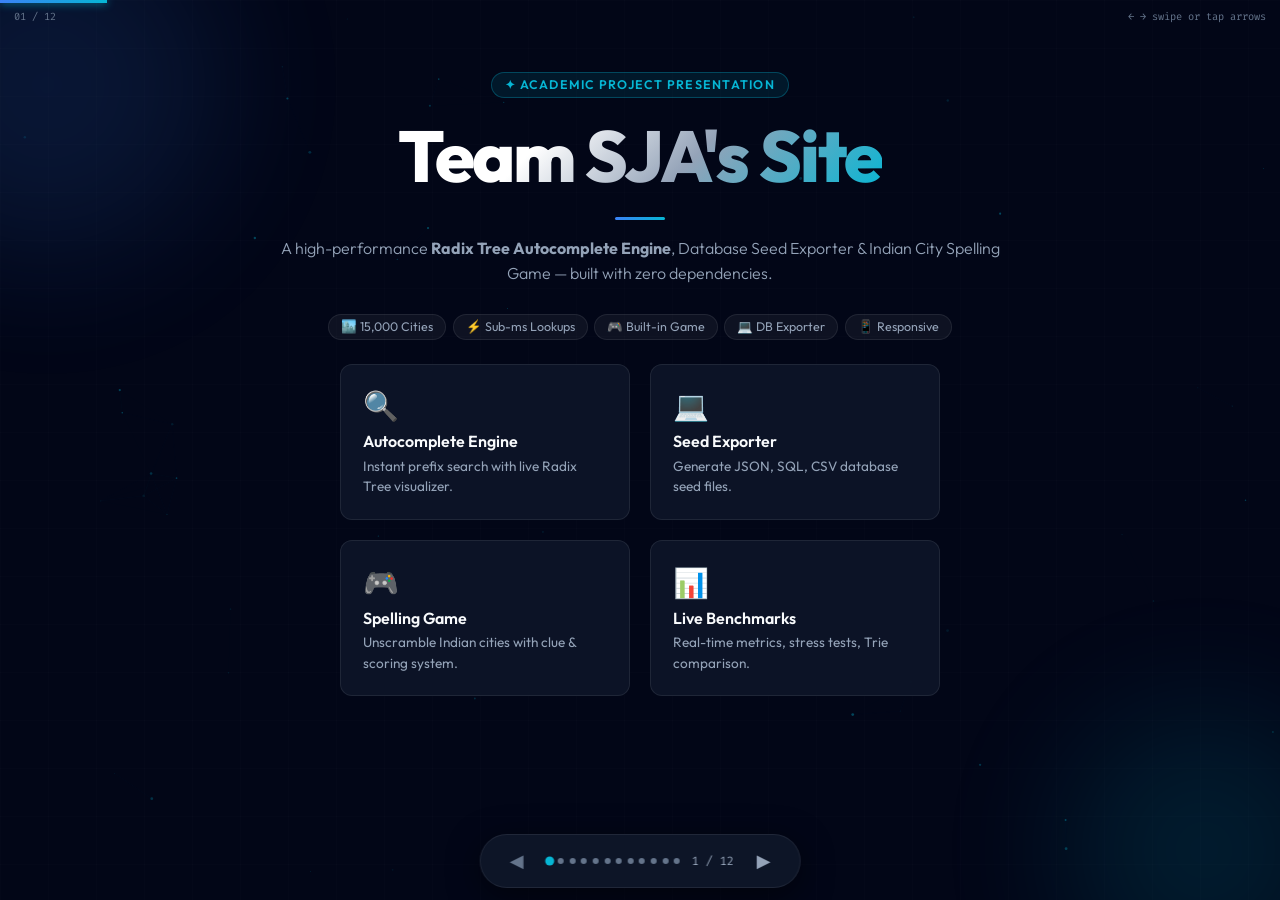
<file: presentation.html>
<!DOCTYPE html>
<html lang="en">
<head>
  <meta charset="UTF-8">
  <meta name="viewport" content="width=device-width, initial-scale=1.0, viewport-fit=cover">
  <meta name="theme-color" content="#020617">
  <title>Team SJA's Site — Detailed Presentation</title>
  <link href="https://fonts.googleapis.com/css2?family=Outfit:wght@300;400;500;600;700;800&family=Fira+Code:wght@400;500&display=swap" rel="stylesheet">
  <style>
    :root {
      --bg: #020617;
      --surface: rgba(15,23,42,0.85);
      --surface2: rgba(30,41,59,0.9);
      --border: rgba(255,255,255,0.08);
      --cyan: #06b6d4;
      --blue: #3b82f6;
      --purple: #a855f7;
      --green: #10b981;
      --text: #f8fafc;
      --muted: #94a3b8;
      --dim: #64748b;
    }
    *, *::before, *::after { box-sizing: border-box; margin: 0; padding: 0; }

    html, body {
      height: 100%;
      overflow: hidden;
      touch-action: pan-y;
    }

    body {
      background: var(--bg);
      font-family: 'Outfit', sans-serif;
      color: var(--text);
    }

    body::before {
      content: '';
      position: fixed;
      inset: 0;
      background-image:
        linear-gradient(rgba(255,255,255,0.012) 1px, transparent 1px),
        linear-gradient(90deg, rgba(255,255,255,0.012) 1px, transparent 1px);
      background-size: 48px 48px;
      z-index: 0;
      pointer-events: none;
    }

    canvas#bg { position: fixed; inset: 0; z-index: 0; pointer-events: none; }

    /* ── Progress bar ── */
    .progress-bar {
      position: fixed;
      top: 0; left: 0;
      height: 3px;
      background: linear-gradient(90deg, var(--blue), var(--cyan));
      transition: width 0.4s ease;
      z-index: 200;
      box-shadow: 0 0 8px var(--cyan);
    }

    /* ── Slide counter ── */
    .slide-badge {
      position: fixed;
      top: 10px; left: 14px;
      font-size: 0.65rem;
      color: var(--dim);
      font-family: 'Fira Code', monospace;
      z-index: 200;
    }
    .key-hint {
      position: fixed;
      top: 10px; right: 14px;
      font-size: 0.65rem;
      color: var(--dim);
      font-family: 'Fira Code', monospace;
      z-index: 200;
    }
    @media (max-width: 500px) { .key-hint { display: none; } }

    /* ── Deck & Slides ── */
    .deck {
      position: relative;
      z-index: 1;
      width: 100vw;
      height: 100vh;
    }

    .slide {
      position: absolute;
      inset: 0;
      display: flex;
      flex-direction: column;
      align-items: center;
      justify-content: flex-start;
      padding: clamp(3rem, 8vh, 5rem) clamp(1rem, 5vw, 4rem) clamp(4rem, 9vh, 6rem);
      overflow-y: auto;
      opacity: 0;
      transform: translateX(60px);
      transition: opacity 0.5s cubic-bezier(.4,0,.2,1), transform 0.5s cubic-bezier(.4,0,.2,1);
      pointer-events: none;
      -webkit-overflow-scrolling: touch;
    }
    .slide.active {
      opacity: 1;
      transform: translateX(0);
      pointer-events: auto;
    }
    .slide.exit {
      opacity: 0;
      transform: translateX(-60px);
      pointer-events: none;
    }

    /* ── Nav ── */
    .nav {
      position: fixed;
      bottom: max(env(safe-area-inset-bottom), 12px);
      left: 50%;
      transform: translateX(-50%);
      display: flex;
      align-items: center;
      gap: 0.75rem;
      background: rgba(15,23,42,0.92);
      border: 1px solid var(--border);
      border-radius: 9999px;
      padding: 0.5rem 1.1rem;
      backdrop-filter: blur(16px);
      z-index: 200;
      box-shadow: 0 8px 32px rgba(0,0,0,0.5);
    }
    .nav button {
      background: none;
      border: none;
      color: var(--muted);
      font-size: 1.1rem;
      cursor: pointer;
      padding: 0.25rem 0.5rem;
      border-radius: 6px;
      transition: color 0.2s, transform 0.15s;
      min-width: 36px; min-height: 36px;
    }
    .nav button:hover { color: var(--cyan); transform: scale(1.15); }
    .nav button:disabled { color: var(--dim); transform: none; }
    .slide-counter {
      font-family: 'Fira Code', monospace;
      font-size: 0.75rem;
      color: var(--muted);
      min-width: 40px;
      text-align: center;
    }
    .dot-row { display: flex; gap: 0.35rem; align-items: center; }
    .dot {
      width: 6px; height: 6px;
      border-radius: 50%;
      background: var(--dim);
      transition: all 0.3s;
      cursor: pointer;
    }
    .dot.active { background: var(--cyan); transform: scale(1.5); }
    @media (max-width: 420px) { .dot { display: none; } .dot:nth-child(-n+5) { display: block; } }

    /* ────────── CONTENT ELEMENTS ────────── */

    .tag {
      display: inline-flex;
      align-items: center;
      gap: 0.4rem;
      font-size: clamp(0.6rem, 1.8vw, 0.78rem);
      font-weight: 600;
      text-transform: uppercase;
      letter-spacing: 0.1em;
      color: var(--cyan);
      background: rgba(6,182,212,0.1);
      border: 1px solid rgba(6,182,212,0.3);
      padding: 0.28rem 0.85rem;
      border-radius: 9999px;
      margin-bottom: clamp(0.6rem, 2vh, 1.25rem);
      flex-shrink: 0;
    }

    h1.hero {
      font-size: clamp(1.8rem, 6vw, 4.5rem);
      font-weight: 800;
      text-align: center;
      line-height: 1.1;
      background: linear-gradient(135deg, #fff 30%, var(--muted) 60%, var(--cyan) 100%);
      -webkit-background-clip: text;
      -webkit-text-fill-color: transparent;
      letter-spacing: -0.03em;
      margin-bottom: clamp(0.5rem, 1.5vh, 1rem);
    }

    h2.slide-title {
      font-size: clamp(1.3rem, 4.5vw, 2.6rem);
      font-weight: 700;
      text-align: center;
      margin-bottom: 0.4rem;
      background: linear-gradient(135deg, #fff 40%, var(--cyan));
      -webkit-background-clip: text;
      -webkit-text-fill-color: transparent;
    }

    .subtitle {
      font-size: clamp(0.8rem, 2.2vw, 1rem);
      color: var(--muted);
      text-align: center;
      max-width: 720px;
      line-height: 1.6;
      font-weight: 300;
      margin-bottom: clamp(1rem, 3vh, 2rem);
    }

    .divider {
      width: 50px; height: 3px;
      background: linear-gradient(90deg, var(--blue), var(--cyan));
      border-radius: 9999px;
      margin: 0.5rem auto 1rem;
      flex-shrink: 0;
    }

    /* ── Card grid ── */
    .card-grid {
      display: grid;
      grid-template-columns: repeat(2, 1fr);
      gap: clamp(0.6rem, 2vw, 1.25rem);
      width: 100%;
      max-width: 950px;
    }
    @media (max-width: 500px) {
      .card-grid { grid-template-columns: 1fr; }
    }

    .card {
      background: var(--surface);
      border: 1px solid var(--border);
      border-radius: 12px;
      padding: clamp(0.8rem, 2vw, 1.4rem);
      backdrop-filter: blur(12px);
      transition: border-color 0.3s;
    }
    .card:hover { border-color: rgba(6,182,212,0.35); }
    .card-icon { font-size: clamp(1.2rem, 3vw, 1.8rem); margin-bottom: 0.5rem; }
    .card h3 { font-size: clamp(0.8rem, 2vw, 1rem); font-weight: 600; margin-bottom: 0.3rem; }
    .card p { font-size: clamp(0.72rem, 1.6vw, 0.85rem); color: var(--muted); line-height: 1.5; }

    /* ── Metrics ── */
    .metrics-row {
      display: grid;
      grid-template-columns: repeat(auto-fit, minmax(90px, 1fr));
      gap: clamp(0.5rem, 1.5vw, 1rem);
      width: 100%;
      max-width: 820px;
    }
    .metric {
      background: var(--surface);
      border: 1px solid var(--border);
      border-radius: 12px;
      padding: clamp(0.7rem, 2vw, 1.2rem);
      text-align: center;
    }
    .metric .val {
      font-size: clamp(1.1rem, 3.5vw, 2rem);
      font-weight: 700;
      background: linear-gradient(135deg, var(--cyan), var(--blue));
      -webkit-background-clip: text;
      -webkit-text-fill-color: transparent;
    }
    .metric .lbl { font-size: clamp(0.62rem, 1.5vw, 0.78rem); color: var(--muted); margin-top: 0.2rem; }

    /* ── Code block ── */
    pre.code-block {
      background: rgba(2,6,23,0.95);
      border: 1px solid rgba(6,182,212,0.2);
      border-radius: 10px;
      padding: clamp(0.8rem, 2vw, 1.4rem);
      font-family: 'Fira Code', monospace;
      font-size: clamp(0.6rem, 1.8vw, 0.82rem);
      color: #a5f3fc;
      line-height: 1.6;
      text-align: left;
      max-width: 780px;
      width: 100%;
      overflow-x: auto;
    }

    /* ── Comparison table ── */
    .table-wrap { width: 100%; max-width: 760px; overflow-x: auto; }
    .cmp-table {
      border-collapse: collapse;
      width: 100%;
      min-width: 480px;
      font-size: clamp(0.65rem, 1.6vw, 0.88rem);
    }
    .cmp-table th, .cmp-table td {
      padding: clamp(0.5rem, 1.5vw, 0.85rem) clamp(0.5rem, 1.5vw, 1rem);
      border-bottom: 1px solid var(--border);
      text-align: left;
      white-space: nowrap;
    }
    .cmp-table th { font-weight: 600; color: var(--text); background: rgba(15,23,42,0.6); }
    .cmp-table td { color: var(--muted); }
    .cmp-table td.good { color: var(--green); font-weight: 600; }

    /* ── Step list ── */
    .step-list {
      display: flex;
      flex-direction: column;
      gap: clamp(0.5rem, 1.5vh, 0.9rem);
      max-width: 760px;
      width: 100%;
    }
    .step {
      display: flex;
      gap: 0.9rem;
      align-items: flex-start;
      background: var(--surface);
      border: 1px solid var(--border);
      border-radius: 10px;
      padding: clamp(0.7rem, 2vw, 1rem) clamp(0.8rem, 2vw, 1.25rem);
    }
    .step-num {
      width: 26px; height: 26px;
      background: linear-gradient(135deg, var(--blue), var(--cyan));
      border-radius: 50%;
      display: flex; align-items: center; justify-content: center;
      font-weight: 700; font-size: 0.78rem;
      flex-shrink: 0;
    }
    .step-body h4 { font-size: clamp(0.8rem, 2vw, 0.95rem); font-weight: 600; margin-bottom: 0.15rem; }
    .step-body p { font-size: clamp(0.7rem, 1.6vw, 0.83rem); color: var(--muted); line-height: 1.45; }

    /* ── Feature row ── */
    .feature-row {
      display: grid;
      grid-template-columns: repeat(3, 1fr);
      gap: clamp(0.6rem, 1.5vw, 1.2rem);
      max-width: 950px;
      width: 100%;
    }
    @media (max-width: 600px) {
      .feature-row { grid-template-columns: 1fr; }
    }
    .feat {
      background: var(--surface);
      border: 1px solid var(--border);
      border-radius: 12px;
      padding: clamp(0.8rem, 2vw, 1.4rem);
      text-align: left;
    }
    .feat .feat-icon { font-size: clamp(1.2rem, 3vw, 1.75rem); margin-bottom: 0.5rem; }
    .feat h3 { font-size: clamp(0.78rem, 2vw, 1rem); font-weight: 600; margin-bottom: 0.4rem; color: var(--cyan); }
    .feat ul { list-style: none; }
    .feat ul li { font-size: clamp(0.68rem, 1.6vw, 0.83rem); color: var(--muted); padding: 0.18rem 0; }
    .feat ul li::before { content: '→ '; color: var(--cyan); }

    /* ── Trie compare ── */
    .trie-compare {
      display: grid;
      grid-template-columns: 1fr 1fr;
      gap: clamp(0.7rem, 2vw, 1.5rem);
      max-width: 780px;
      width: 100%;
    }
    @media (max-width: 540px) {
      .trie-compare { grid-template-columns: 1fr; }
    }
    .trie-box {
      background: var(--surface);
      border: 1px solid var(--border);
      border-radius: 12px;
      padding: clamp(0.8rem, 2vw, 1.2rem);
      font-family: 'Fira Code', monospace;
      font-size: clamp(0.62rem, 1.5vw, 0.8rem);
      color: var(--muted);
      line-height: 1.7;
    }
    .trie-box.radix { border-color: rgba(6,182,212,0.35); }
    .trie-box h4 { font-family: 'Outfit',sans-serif; font-size: clamp(0.78rem, 2vw, 0.9rem); font-weight: 600; color: var(--text); margin-bottom: 0.5rem; }

    .badge-red { background: rgba(239,68,68,0.15); color: #f87171; border: 1px solid rgba(239,68,68,0.3); border-radius: 6px; padding: 0.1rem 0.45rem; font-size: 0.68rem; }
    .badge-green { background: rgba(16,185,129,0.15); color: #34d399; border: 1px solid rgba(16,185,129,0.3); border-radius: 6px; padding: 0.1rem 0.45rem; font-size: 0.68rem; }

    /* ── Pill row ── */
    .pill-row {
      display: flex;
      flex-wrap: wrap;
      gap: 0.4rem;
      justify-content: center;
      max-width: 640px;
    }
    .pill {
      background: rgba(255,255,255,0.05);
      border: 1px solid var(--border);
      border-radius: 9999px;
      padding: 0.28rem 0.75rem;
      font-size: clamp(0.65rem, 1.6vw, 0.78rem);
      color: var(--muted);
    }

    /* ── Glow orbs ── */
    .glow { position: absolute; border-radius: 50%; filter: blur(70px); opacity: 0.13; pointer-events: none; z-index: 0; }

    /* ── Link badge ── */
    .link-badge {
      display: inline-flex;
      align-items: center;
      gap: 0.5rem;
      background: rgba(6,182,212,0.1);
      border: 1px solid rgba(6,182,212,0.4);
      border-radius: 9999px;
      padding: 0.45rem 1.1rem;
      font-family: 'Fira Code', monospace;
      font-size: clamp(0.62rem, 1.8vw, 0.88rem);
      color: var(--cyan);
      margin-top: 0.5rem;
      text-decoration: none;
      word-break: break-all;
      text-align: center;
    }

    /* Make slide content not overflow on very small phones */
    @media (max-height: 600px) {
      .slide { padding-top: 2.5rem; padding-bottom: 3.5rem; }
      .divider { margin: 0.25rem auto 0.6rem; }
      .subtitle { margin-bottom: 0.75rem; }
    }
  </style>
</head>
<body>

<canvas id="bg"></canvas>
<div class="progress-bar" id="progress"></div>
<div class="slide-badge" id="slideBadge">01 / 12</div>
<div class="key-hint">← → swipe or tap arrows</div>

<div class="deck" id="deck">

  <!-- ══ SLIDE 1: TITLE ══ -->
  <div class="slide active" id="s1">
    <div class="glow" style="width:350px;height:350px;background:var(--blue);top:-10%;left:-10%;"></div>
    <div class="glow" style="width:280px;height:280px;background:var(--cyan);bottom:-10%;right:-5%;"></div>
    <div class="tag">✦ Academic Project Presentation</div>
    <h1 class="hero">Team SJA's Site</h1>
    <div class="divider"></div>
    <p class="subtitle">A high-performance <strong>Radix Tree Autocomplete Engine</strong>, Database Seed Exporter & Indian City Spelling Game — built with zero dependencies.</p>
    <div class="pill-row" style="margin-bottom:1.5rem;">
      <span class="pill">🏙️ 15,000 Cities</span>
      <span class="pill">⚡ Sub-ms Lookups</span>
      <span class="pill">🎮 Built-in Game</span>
      <span class="pill">💻 DB Exporter</span>
      <span class="pill">📱 Responsive</span>
    </div>
    <div class="card-grid" style="max-width:600px;">
      <div class="card"><div class="card-icon">🔍</div><h3>Autocomplete Engine</h3><p>Instant prefix search with live Radix Tree visualizer.</p></div>
      <div class="card"><div class="card-icon">💻</div><h3>Seed Exporter</h3><p>Generate JSON, SQL, CSV database seed files.</p></div>
      <div class="card"><div class="card-icon">🎮</div><h3>Spelling Game</h3><p>Unscramble Indian cities with clue & scoring system.</p></div>
      <div class="card"><div class="card-icon">📊</div><h3>Live Benchmarks</h3><p>Real-time metrics, stress tests, Trie comparison.</p></div>
    </div>
  </div>

  <!-- ══ SLIDE 2: OVERVIEW ══ -->
  <div class="slide" id="s2">
    <div class="tag">📋 Overview</div>
    <h2 class="slide-title">What is Team SJA's Site?</h2>
    <div class="divider"></div>
    <p class="subtitle">A multi-purpose developer hub combining a search engine, utility tool, and a game — all powered by the same Radix Tree data structure.</p>
    <div class="card-grid">
      <div class="card"><div class="card-icon">🔍</div><h3>Autocomplete Engine</h3><p>Instantly search 15,000 Indian cities with sub-millisecond response. SVG visualizer shows the tree live.</p></div>
      <div class="card"><div class="card-icon">💻</div><h3>Database Seed Exporter</h3><p>Generate production-ready JSON, PostgreSQL, MySQL, or CSV seed files with state & suffix filters.</p></div>
      <div class="card"><div class="card-icon">🎮</div><h3>Geoguess Spelling Game</h3><p>Unscramble Indian city names with progressive clues, autocomplete hints, and persistent streak scoring.</p></div>
      <div class="card"><div class="card-icon">📊</div><h3>Live Benchmarks</h3><p>Real-time speed bar, 10K-query stress test, ops/second throughput, and Radix vs Standard Trie comparison.</p></div>
    </div>
  </div>

  <!-- ══ SLIDE 3: RADIX TREE ══ -->
  <div class="slide" id="s3">
    <div class="tag">🧠 Core Technology</div>
    <h2 class="slide-title">What is a Radix Tree?</h2>
    <div class="divider"></div>
    <p class="subtitle">Compresses chains of single-child nodes into compact edge labels — fewer nodes, less memory, same O(L) search speed.</p>
    <div class="trie-compare">
      <div class="trie-box">
        <h4>Standard Trie <span class="badge-red">Uncompressed</span></h4>
        root→m→u→m→[END]<br>
        &nbsp;&nbsp;&nbsp;&nbsp;&nbsp;&nbsp;&nbsp;&nbsp;&nbsp;→b→a→i→[END]<br>
        &nbsp;&nbsp;&nbsp;&nbsp;&nbsp;&nbsp;&nbsp;&nbsp;&nbsp;→b→l→e→[END]<br><br>
        <span style="color:#f87171;">⚠ 12 nodes for 3 words</span>
      </div>
      <div class="trie-box radix">
        <h4>Radix Tree <span class="badge-green">Compressed ✓</span></h4>
        root→"mum"→[END]<br>
        &nbsp;&nbsp;&nbsp;&nbsp;&nbsp;&nbsp;&nbsp;&nbsp;→"bai"→[END]<br>
        &nbsp;&nbsp;&nbsp;&nbsp;&nbsp;&nbsp;&nbsp;&nbsp;→"ble"→[END]<br><br>
        <span style="color:#34d399;">✅ 4 nodes — 70% fewer!</span>
      </div>
    </div>
    <div class="metrics-row" style="margin-top:1.25rem;max-width:560px;">
      <div class="metric"><div class="val">O(L)</div><div class="lbl">Search Speed</div></div>
      <div class="metric"><div class="val">~70%</div><div class="lbl">Fewer Nodes</div></div>
      <div class="metric"><div class="val">3×</div><div class="lbl">Memory Saved</div></div>
    </div>
  </div>

  <!-- ══ SLIDE 4: ALGORITHMIC SPLITTING ══ -->
  <div class="slide" id="s4">
    <div class="tag">⚙️ Algorithm Detail</div>
    <h2 class="slide-title">Edge Splitting Mechanics</h2>
    <div class="divider"></div>
    <p class="subtitle">When inserting a word, if a partial match occurs on an edge, the edge is split by introducing a branch node.</p>
    <pre class="code-block" style="font-size: clamp(0.55rem, 1.5vw, 0.72rem); line-height: 1.45; max-height: 250px; overflow-y: auto;">
// 1. Find matching prefix length (j) on edge
let j = 0;
while (j < edge.length && edge[j] === word[i + j]) j++;

// 2. If partial match (j < edge.length), split!
const splitNode = new RadixNode();
const oldSuffix = edge.slice(j);
splitNode.children[oldSuffix[0]] = [oldSuffix, childNode];

// 3. Insert new suffix branch
const newSuffix = word.slice(i + j);
if (newSuffix) {
  const leafNode = new RadixNode();
  leafNode.isEnd = true;
  splitNode.children[newSuffix[0]] = [newSuffix, leafNode];
} else {
  splitNode.isEnd = true;
}

// 4. Update parent edge with shared prefix
parentNode.children[char] = [edge.slice(0, j), splitNode];</pre>
    <p style="font-size: 0.75rem; color: var(--muted); margin-top: 0.8rem; text-align: center;">Handles dynamic tree balancing automatically during dataset loading.</p>
  </div>

  <!-- ══ SLIDE 5: MATHEMATICS & AUDIO ══ -->
  <div class="slide" id="s5">
    <div class="tag">📐 Math & Audio</div>
    <h2 class="slide-title">Layout & Web Audio Synthesis</h2>
    <div class="divider"></div>
    <p class="subtitle">Recursive coordinate plotting and runtime frequency synthesis keep the project lightweight and fast.</p>
    <div class="card-grid">
      <div class="card" style="border-color: rgba(6,182,212,0.3);">
        <div class="card-icon">📐</div>
        <h3>Trie Layout Mathematics</h3>
        <p>Calculates SVG node coordinates recursively using DFS. Leaf nodes are spaced evenly horizontally, and parent nodes are centered directly above the average of their children's positions.</p>
      </div>
      <div class="card" style="border-color: rgba(6,182,212,0.3);">
        <div class="card-icon">🔊</div>
        <h3>Web Audio Sound Synthesis</h3>
        <p>Uses native browser `AudioContext` and oscillator nodes (sine & triangle waves) to synthesize feedback sounds (celebration chimes, error buzzes) at runtime with 0 audio files.</p>
      </div>
    </div>
    <div class="metrics-row" style="margin-top: 1rem; max-width: 560px;">
      <div class="metric"><div class="val">O(V + E)</div><div class="lbl">Recursive Layout</div></div>
      <div class="metric"><div class="val">0 KB</div><div class="lbl">Sound Asset Size</div></div>
    </div>
  </div>

  <!-- ══ SLIDE 6: ENGINE ══ -->
  <div class="slide" id="s6">
    <div class="tag">🔍 Tab 1</div>
    <h2 class="slide-title">Autocomplete Engine</h2>
    <div class="divider"></div>
    <p class="subtitle">Type a prefix and instantly get matching Indian cities — with a live animated tree showing how the search traverses the Radix Tree.</p>
    <div class="feature-row">
      <div class="feat">
        <div class="feat-icon">⚡</div>
        <h3>Instant Search</h3>
        <ul>
          <li>15,000 city dataset</li>
          <li>Sub-millisecond DFS</li>
          <li>Top 10 suggestions</li>
          <li>Prefix highlighting</li>
        </ul>
      </div>
      <div class="feat">
        <div class="feat-icon">📈</div>
        <h3>Benchmarking</h3>
        <ul>
          <li>Live speed bar (5ms)</li>
          <li>Microsecond timing</li>
          <li>10,000-query stress test</li>
          <li>ops/second display</li>
        </ul>
      </div>
      <div class="feat">
        <div class="feat-icon">🌿</div>
        <h3>Tree Visualizer</h3>
        <ul>
          <li>Drag & zoom SVG</li>
          <li>Playground mode</li>
          <li>Search trace mode</li>
          <li>Animated edge splits</li>
        </ul>
      </div>
    </div>
  </div>

  <!-- ══ SLIDE 7: EXPORTER ══ -->
  <div class="slide" id="s7">
    <div class="tag">💻 Tab 2</div>
    <h2 class="slide-title">Database Seed Exporter</h2>
    <div class="divider"></div>
    <p class="subtitle">Generate production-ready database seeding scripts for Indian city data — filter, format, and export in seconds.</p>
    <div class="step-list">
      <div class="step"><div class="step-num">1</div><div class="step-body"><h4>Search & Add Cities</h4><p>Use autocomplete to manually add specific cities to your seed basket.</p></div></div>
      <div class="step"><div class="step-num">2</div><div class="step-body"><h4>Apply Filters</h4><p>Filter by State (e.g. Maharashtra) or suffix (e.g. ending in <code style="color:var(--cyan)">pur</code>, <code style="color:var(--cyan)">abad</code>).</p></div></div>
      <div class="step"><div class="step-num">3</div><div class="step-body"><h4>Choose Output Format</h4><p>JSON Array, PostgreSQL INSERT, MySQL INSERT, or CSV — schema auto-generated.</p></div></div>
      <div class="step"><div class="step-num">4</div><div class="step-body"><h4>Copy or Download</h4><p>One-click copy to clipboard or download file — ready to paste into your project.</p></div></div>
    </div>
  </div>

  <!-- ══ SLIDE 8: GAME ══ -->
  <div class="slide" id="s8">
    <div class="tag">🎮 Tab 3</div>
    <h2 class="slide-title">Geoguess Spelling Game</h2>
    <div class="divider"></div>
    <p class="subtitle">Unscramble Indian city names — with progressive clues, autocomplete hints, and streak-based scoring.</p>
    <div style="background:rgba(168,85,247,0.08);border:1px solid rgba(168,85,247,0.35);border-radius:12px;padding:1rem 1.5rem;text-align:center;margin-bottom:1rem;max-width:400px;width:100%;">
      <div style="font-size:0.7rem;color:var(--purple);font-weight:600;letter-spacing:.1em;margin-bottom:0.4rem;">SCRAMBLED CITY NAME</div>
      <div style="font-size:clamp(1.4rem,5vw,2.2rem);font-weight:800;letter-spacing:0.15em;">M U B I A M</div>
      <div style="font-size:0.72rem;color:var(--dim);margin-top:0.3rem;">Answer: MUMBAI</div>
    </div>
    <div class="card-grid">
      <div class="card" style="border-color:rgba(168,85,247,0.3);"><div class="card-icon">🔀</div><h3>Scrambled Display</h3><p>Random Indian city name scrambled — figure out what city it is!</p></div>
      <div class="card" style="border-color:rgba(168,85,247,0.3);"><div class="card-icon">💡</div><h3>Progressive Clues</h3><p>Word length → third letter → last letter. Each clue costs 2 points.</p></div>
      <div class="card" style="border-color:rgba(168,85,247,0.3);"><div class="card-icon">🔍</div><h3>Autocomplete Hints</h3><p>Type partial guesses to find valid city spellings from the 15K database.</p></div>
      <div class="card" style="border-color:rgba(168,85,247,0.3);"><div class="card-icon">🏆</div><h3>Persistent Scoring</h3><p>Score, streak & best streak saved locally — beat your own record!</p></div>
    </div>
  </div>

  <!-- ══ SLIDE 9: METRICS ══ -->
  <div class="slide" id="s9">
    <div class="tag">📊 Performance Metrics</div>
    <h2 class="slide-title">By the Numbers</h2>
    <div class="divider"></div>
    <p class="subtitle">Real performance benchmarks from the live engine running in the browser.</p>
    <div class="metrics-row" style="margin-bottom:1.25rem;">
      <div class="metric"><div class="val">15K</div><div class="lbl">Indian Cities</div></div>
      <div class="metric"><div class="val">&lt;1ms</div><div class="lbl">Avg Lookup</div></div>
      <div class="metric"><div class="val">~70%</div><div class="lbl">Node Reduction</div></div>
      <div class="metric"><div class="val">500K+</div><div class="lbl">Ops / Sec</div></div>
      <div class="metric"><div class="val">0</div><div class="lbl">Dependencies</div></div>
    </div>
    <div class="table-wrap">
      <table class="cmp-table">
        <thead><tr><th>Metric</th><th>Standard Trie</th><th>Radix Tree</th><th>Result</th></tr></thead>
        <tbody>
          <tr><td>Total Nodes</td><td>~95,000</td><td>~28,000</td><td class="good">70% fewer</td></tr>
          <tr><td>Search</td><td>O(L) char steps</td><td>O(L) edge steps</td><td class="good">Better cache</td></tr>
          <tr><td>Memory</td><td>Sparse char maps</td><td>Compressed edges</td><td class="good">~3× smaller</td></tr>
        </tbody>
      </table>
    </div>
  </div>

  <!-- ══ SLIDE 10: DATASET ══ -->
  <div class="slide" id="s10">
    <div class="tag">🗄️ Dataset Pipeline</div>
    <h2 class="slide-title">How the City Database Was Built</h2>
    <div class="divider"></div>
    <p class="subtitle">The 15,000-city dataset was prepared from the raw <strong>GeoNames</strong> geographical database for India.</p>
    <div class="step-list">
      <div class="step"><div class="step-num">1</div><div class="step-body"><h4>Download & Extract</h4><p>Fetched <code style="color:var(--cyan)">IN.zip</code> from GeoNames — all Indian geographical features.</p></div></div>
      <div class="step"><div class="step-num">2</div><div class="step-body"><h4>Populated Place Filtering</h4><p>Kept only Class <code style="color:var(--cyan)">P</code> records (cities & towns). Removed lakes, monuments, admin regions.</p></div></div>
      <div class="step"><div class="step-num">3</div><div class="step-body"><h4>Heuristic Sorting</h4><p>State & national capitals first, then sorted by descending census population.</p></div></div>
      <div class="step"><div class="step-num">4</div><div class="step-body"><h4>Clean & Deduplicate</h4><p>Normalized to lowercase, removed punctuation, extracted top 15,000 unique city names.</p></div></div>
    </div>
    <p style="font-size:0.75rem;color:var(--dim);margin-top:1rem;text-align:center;">Source: geonames.org  •  Feature Class P  •  Country IN  •  CC BY 4.0</p>
  </div>

  <!-- ══ SLIDE 11: TECH STACK ══ -->
  <div class="slide" id="s11">
    <div class="tag">🛠️ Tech Stack</div>
    <h2 class="slide-title">Built With Zero Dependencies</h2>
    <div class="divider"></div>
    <p class="subtitle">The entire site runs on pure browser-native technologies — no frameworks, no build tools, no libraries.</p>
    <pre class="code-block">team-sja/
├── index.html  — 3-tab SPA, responsive viewport
├── index.css   — Glassmorphism dark UI, animations
├── app.js      — Autocomplete, game, exporter,
│                 Web Audio, canvas, SVG renderer
├── trie.js     — RadixTrie + StandardTrie
│                 insert, search, autocomplete
└── cities.js   — 15,000 GeoNames cities (208 KB)</pre>
    <div class="pill-row" style="margin-top:1rem;">
      <span class="pill">HTML5</span>
      <span class="pill">Vanilla CSS</span>
      <span class="pill">ES6+ JS</span>
      <span class="pill">Web Audio API</span>
      <span class="pill">Canvas API</span>
      <span class="pill">SVG DOM</span>
      <span class="pill">localStorage</span>
      <span class="pill">GitHub Pages</span>
    </div>
  </div>

  <!-- ══ SLIDE 12: THANK YOU ══ -->
  <div class="slide" id="s12">
    <div class="glow" style="width:350px;height:350px;background:var(--purple);top:-15%;right:-10%;"></div>
    <div class="glow" style="width:280px;height:280px;background:var(--cyan);bottom:-10%;left:-5%;"></div>
    <div class="tag">🎉 Thank You</div>
    <h1 class="hero">Team SJA's Site</h1>
    <div class="divider"></div>
    <p class="subtitle">Built with ❤️ using pure JavaScript — no frameworks, no dependencies, just raw data structures and browser APIs.</p>
    <a class="link-badge" href="https://iamhardikarora321-wq.github.io/team-sja" target="_blank">
      🌐 iamhardikarora321-wq.github.io/team-sja
    </a>
    <div class="pill-row" style="margin-top:1.25rem;">
      <span class="pill">👥 Team SJA</span>
      <span class="pill">🏙️ 15,000 Cities</span>
      <span class="pill">⚡ Radix Tree</span>
      <span class="pill">🎮 Spelling Game</span>
      <span class="pill">💻 DB Exporter</span>
    </div>
    <p style="margin-top:1.5rem;font-size:0.75rem;color:var(--dim);">Swipe or use arrow keys to navigate</p>
  </div>
</div>

<!-- Nav -->
<div class="nav">
  <button id="prevBtn" onclick="changeSlide(-1)" disabled>◀</button>
  <div class="dot-row" id="dots"></div>
  <span class="slide-counter" id="counter">1 / 12</span>
  <button id="nextBtn" onclick="changeSlide(1)">▶</button>
</div>

<script>
  const TOTAL = 12;
  let current = 0;
  const slides = Array.from(document.querySelectorAll('.slide'));
  const progress = document.getElementById('progress');
  const counter = document.getElementById('counter');
  const badge = document.getElementById('slideBadge');
  const dotsEl = document.getElementById('dots');
  const prevBtn = document.getElementById('prevBtn');
  const nextBtn = document.getElementById('nextBtn');

  for (let i = 0; i < TOTAL; i++) {
    const d = document.createElement('div');
    d.className = 'dot' + (i === 0 ? ' active' : '');
    d.onclick = () => goTo(i);
    dotsEl.appendChild(d);
  }

  function goTo(n) {
    if (n < 0 || n >= TOTAL || n === current) return;
    slides[current].classList.remove('active');
    slides[current].classList.add('exit');
    const prev = current;
    setTimeout(() => slides[prev].classList.remove('exit'), 550);
    current = n;
    slides[current].classList.add('active');
    // Scroll the new slide to top
    slides[current].scrollTop = 0;
    updateUI();
  }

  function changeSlide(dir) { goTo(current + dir); }

  function updateUI() {
    const pct = ((current + 1) / TOTAL) * 100;
    progress.style.width = pct + '%';
    counter.textContent = `${current + 1} / ${TOTAL}`;
    badge.textContent = String(current + 1).padStart(2, '0') + ' / ' + TOTAL;
    prevBtn.disabled = current === 0;
    nextBtn.disabled = current === TOTAL - 1;
    document.querySelectorAll('.dot').forEach((d, i) => d.classList.toggle('active', i === current));
  }

  // Keyboard
  document.addEventListener('keydown', e => {
    if (e.key === 'ArrowRight' || e.key === ' ') { e.preventDefault(); changeSlide(1); }
    if (e.key === 'ArrowLeft') { e.preventDefault(); changeSlide(-1); }
    if (e.key === 'f' || e.key === 'F') document.documentElement.requestFullscreen?.();
    if (e.key === 'Home') goTo(0);
    if (e.key === 'End') goTo(TOTAL - 1);
  });

  // Touch swipe
  let touchStartX = 0, touchStartY = 0;
  document.addEventListener('touchstart', e => {
    touchStartX = e.touches[0].clientX;
    touchStartY = e.touches[0].clientY;
  }, { passive: true });
  document.addEventListener('touchend', e => {
    const dx = e.changedTouches[0].clientX - touchStartX;
    const dy = e.changedTouches[0].clientY - touchStartY;
    if (Math.abs(dx) > Math.abs(dy) && Math.abs(dx) > 45) {
      changeSlide(dx < 0 ? 1 : -1);
    }
  }, { passive: true });

  updateUI();

  // Particle background
  const canvas = document.getElementById('bg');
  const ctx = canvas.getContext('2d');
  let W, H, pts = [];

  function resize() {
    W = canvas.width = window.innerWidth;
    H = canvas.height = window.innerHeight;
  }
  resize();
  window.addEventListener('resize', resize);

  const isMobile = window.innerWidth < 600;
  const count = isMobile ? 30 : 55;
  for (let i = 0; i < count; i++) {
    pts.push({
      x: Math.random() * window.innerWidth,
      y: Math.random() * window.innerHeight,
      vx: (Math.random() - 0.5) * 0.25,
      vy: (Math.random() - 0.5) * 0.25,
      r: Math.random() * 1.2 + 0.3,
      a: Math.random() * 0.3 + 0.08
    });
  }

  function draw() {
    ctx.clearRect(0, 0, W, H);
    pts.forEach(p => {
      p.x += p.vx; p.y += p.vy;
      if (p.x < 0) p.x = W; if (p.x > W) p.x = 0;
      if (p.y < 0) p.y = H; if (p.y > H) p.y = 0;
      ctx.beginPath();
      ctx.arc(p.x, p.y, p.r, 0, Math.PI * 2);
      ctx.fillStyle = `rgba(6,182,212,${p.a})`;
      ctx.fill();
    });
    if (!isMobile) {
      for (let i = 0; i < pts.length; i++) {
        for (let j = i + 1; j < pts.length; j++) {
          const dx = pts[i].x - pts[j].x, dy = pts[i].y - pts[j].y;
          const dist = Math.sqrt(dx*dx + dy*dy);
          if (dist < 110) {
            ctx.beginPath();
            ctx.moveTo(pts[i].x, pts[i].y);
            ctx.lineTo(pts[j].x, pts[j].y);
            ctx.strokeStyle = `rgba(6,182,212,${0.05*(1-dist/110)})`;
            ctx.lineWidth = 0.5;
            ctx.stroke();
          }
        }
      }
    }
    requestAnimationFrame(draw);
  }
  draw();
</script>
</body>
</html>
</file>
